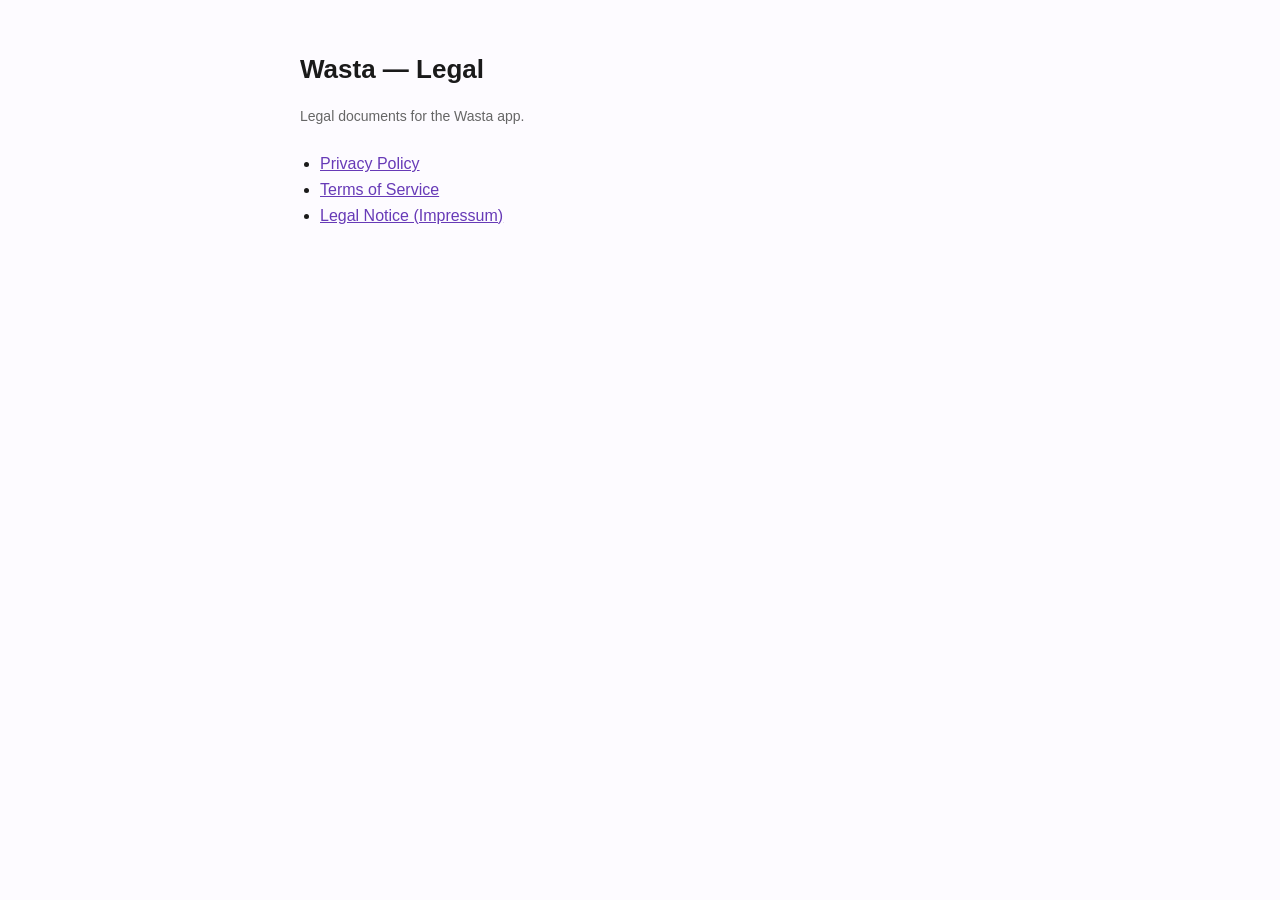
<file: index.html>
<!doctype html>
<html lang="en">
<head>
<meta charset="utf-8">
<meta name="viewport" content="width=device-width, initial-scale=1">
<title>Wasta — Legal</title>
<link rel="stylesheet" href="style.css">
</head>
<body>
<div class="wrap">
  <h1>Wasta — Legal</h1>
  <p class="updated">Legal documents for the Wasta app.</p>
  <ul>
    <li><a href="privacy-policy.html">Privacy Policy</a></li>
    <li><a href="terms-of-service.html">Terms of Service</a></li>
    <li><a href="impressum.html">Legal Notice (Impressum)</a></li>
  </ul>
</div>
</body>
</html>
</file>
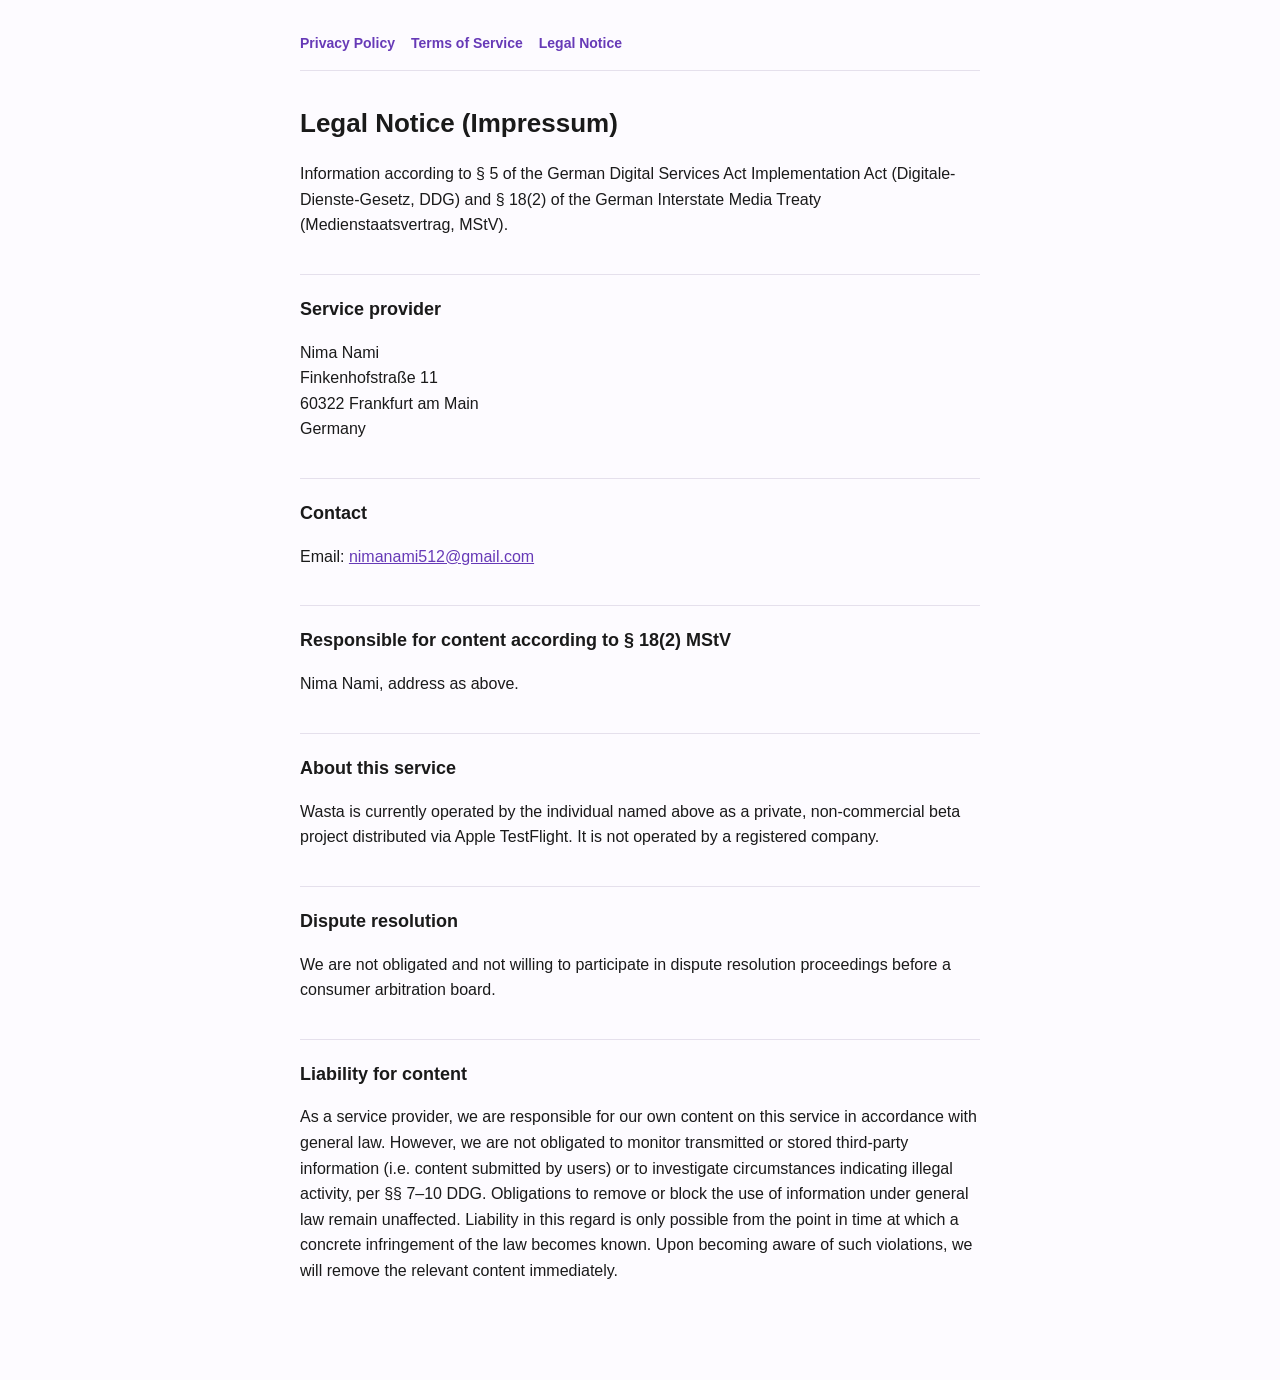
<file: impressum.html>
<!doctype html>
<html lang="en">
<head>
<meta charset="utf-8">
<meta name="viewport" content="width=device-width, initial-scale=1">
<title>Legal Notice (Impressum) — Wasta</title>
<link rel="stylesheet" href="style.css">
</head>
<body>
<div class="wrap">
  <nav>
    <a href="privacy-policy.html">Privacy Policy</a>
    <a href="terms-of-service.html">Terms of Service</a>
    <a href="impressum.html">Legal Notice</a>
  </nav>

  <h1>Legal Notice (Impressum)</h1>
  <p>Information according to § 5 of the German Digital Services Act
  Implementation Act (Digitale-Dienste-Gesetz, DDG) and § 18(2) of the
  German Interstate Media Treaty (Medienstaatsvertrag, MStV).</p>

  <h2>Service provider</h2>
  <p>
    Nima Nami<br>
    Finkenhofstraße 11<br>
    60322 Frankfurt am Main<br>
    Germany
  </p>

  <h2>Contact</h2>
  <p>Email: <a href="mailto:nimanami512@gmail.com">nimanami512@gmail.com</a></p>

  <h2>Responsible for content according to § 18(2) MStV</h2>
  <p>Nima Nami, address as above.</p>

  <h2>About this service</h2>
  <p>Wasta is currently operated by the individual named above as a
  private, non-commercial beta project distributed via Apple TestFlight.
  It is not operated by a registered company.</p>

  <h2>Dispute resolution</h2>
  <p>We are not obligated and not willing to participate in dispute
  resolution proceedings before a consumer arbitration board.</p>

  <h2>Liability for content</h2>
  <p>As a service provider, we are responsible for our own content on
  this service in accordance with general law. However, we are not
  obligated to monitor transmitted or stored third-party information
  (i.e. content submitted by users) or to investigate circumstances
  indicating illegal activity, per §§ 7–10 DDG. Obligations to remove
  or block the use of information under general law remain unaffected.
  Liability in this regard is only possible from the point in time at
  which a concrete infringement of the law becomes known. Upon
  becoming aware of such violations, we will remove the relevant
  content immediately.</p>
</div>
</body>
</html>
</file>
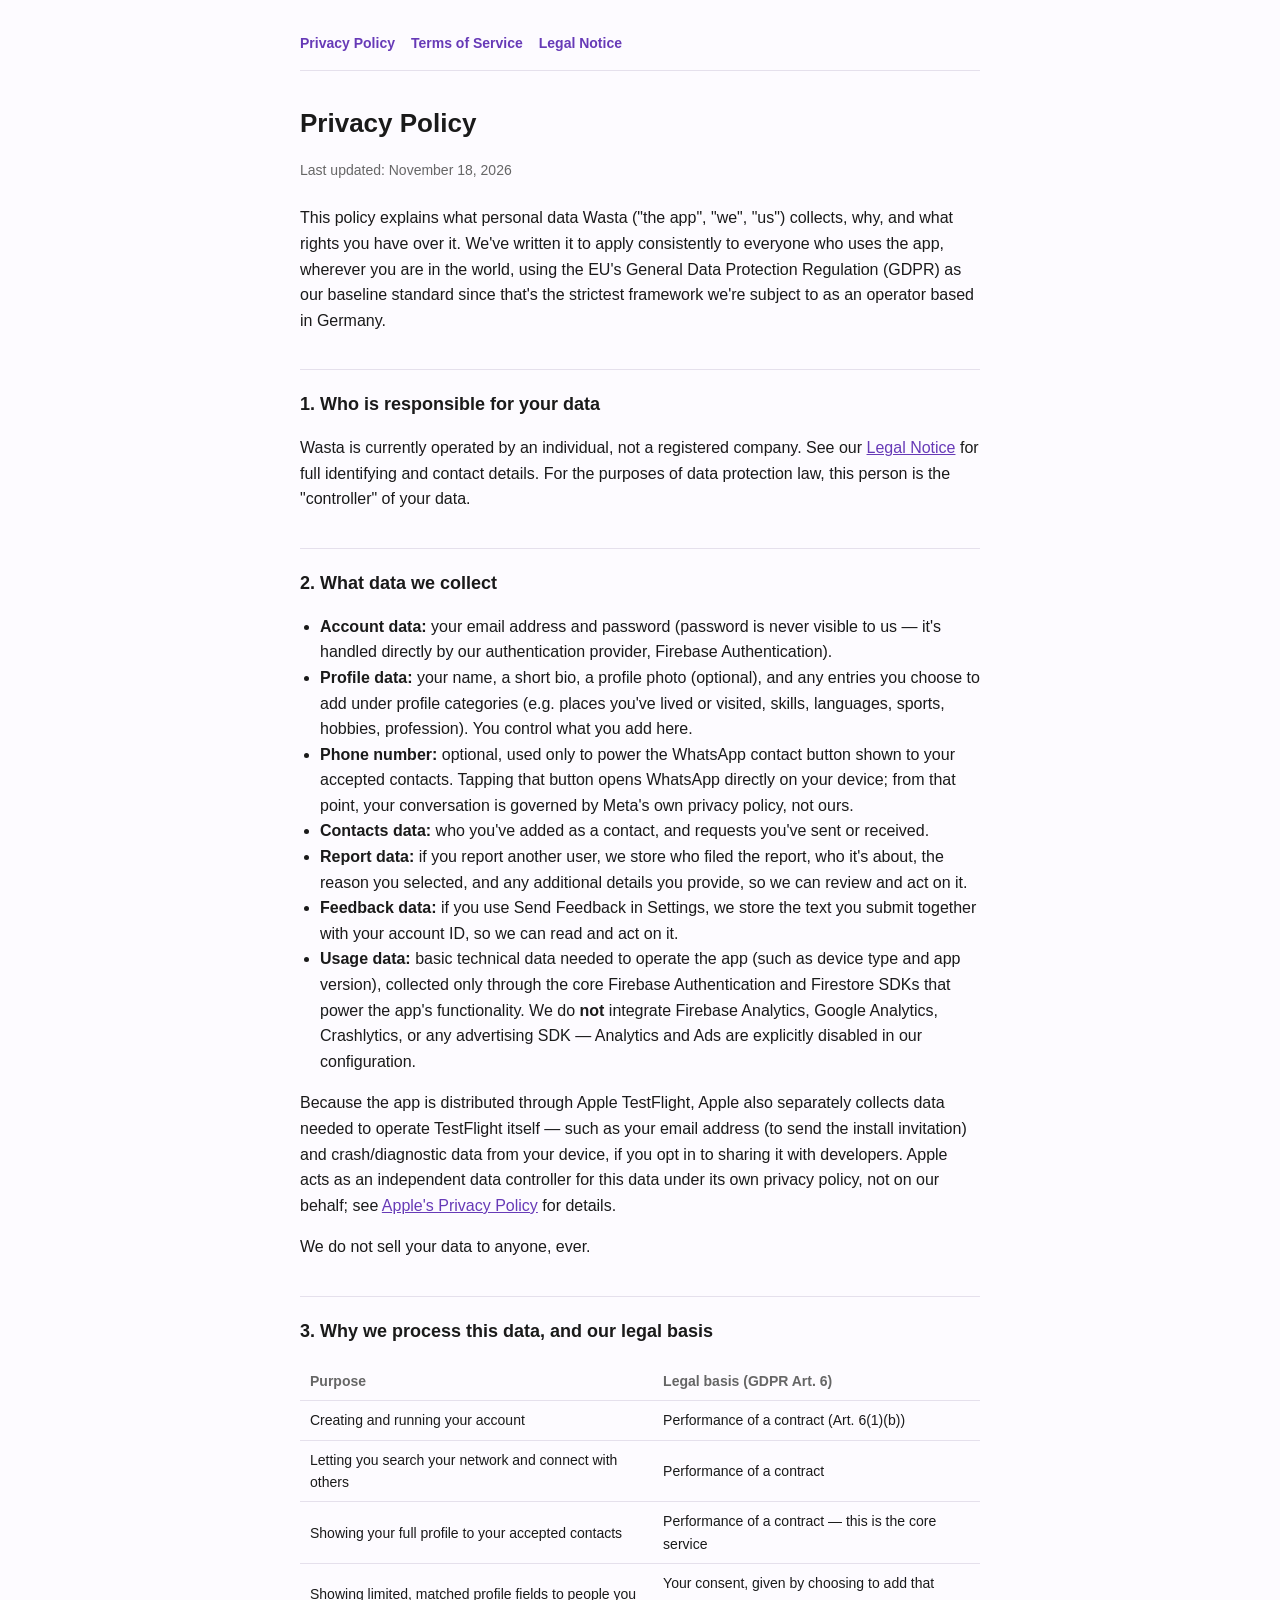
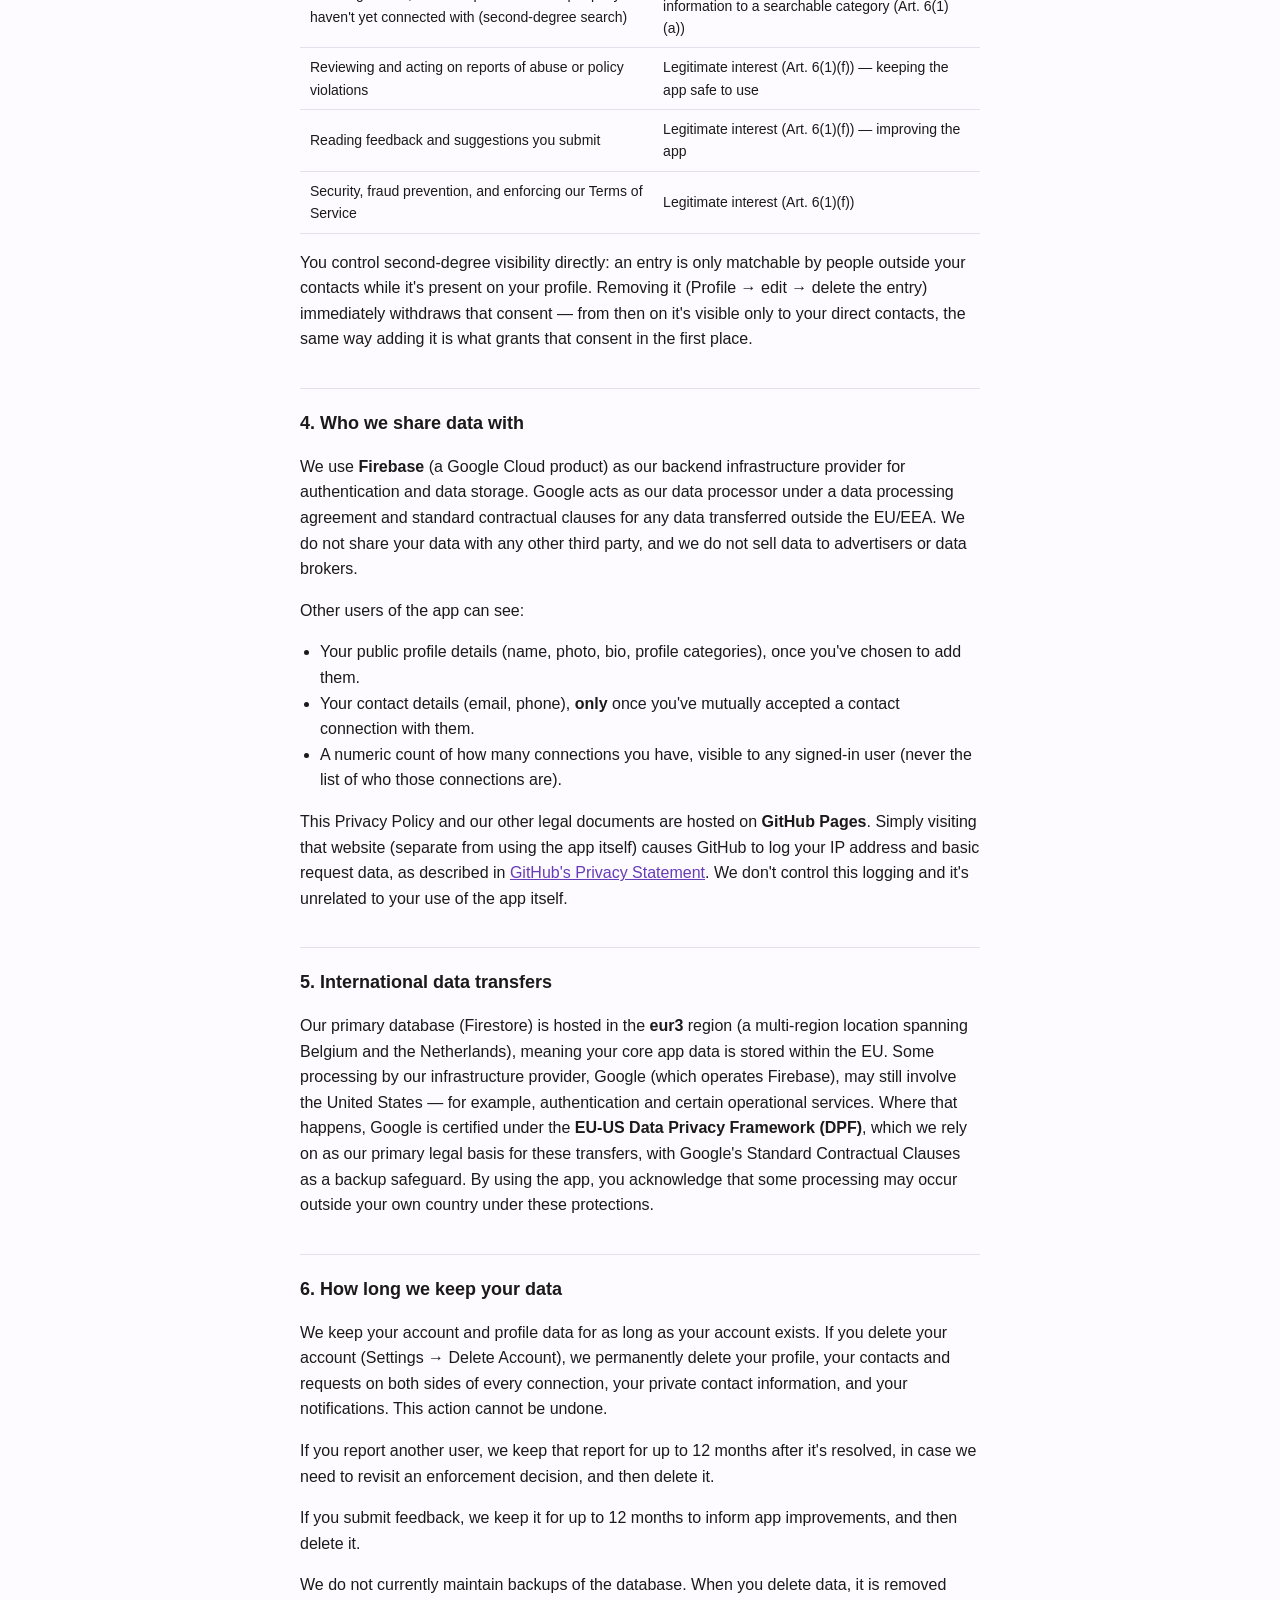
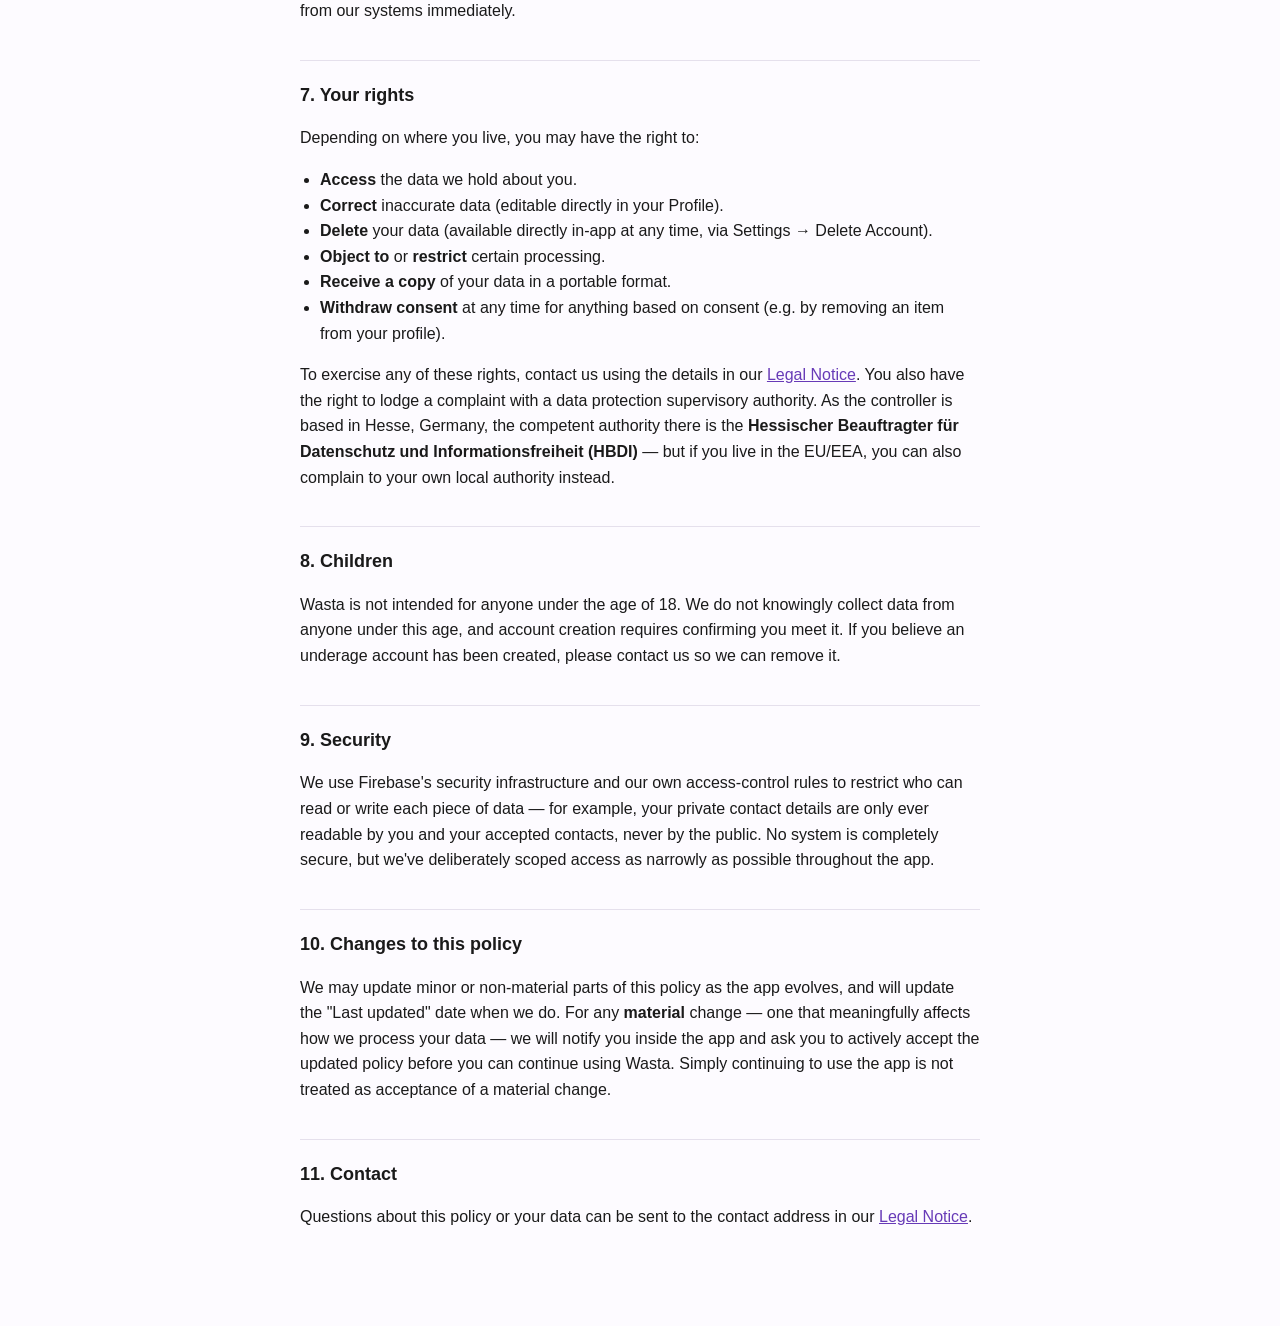
<file: privacy-policy.html>
<!doctype html>
<html lang="en">
<head>
<meta charset="utf-8">
<meta name="viewport" content="width=device-width, initial-scale=1">
<title>Privacy Policy — Wasta</title>
<link rel="stylesheet" href="style.css">
</head>
<body>
<div class="wrap">
  <nav>
    <a href="privacy-policy.html">Privacy Policy</a>
    <a href="terms-of-service.html">Terms of Service</a>
    <a href="impressum.html">Legal Notice</a>
  </nav>

  <h1>Privacy Policy</h1>
  <p class="updated">Last updated: November 18, 2026</p>

  <p>This policy explains what personal data Wasta ("the app", "we",
  "us") collects, why, and what rights you have over it. We've written
  it to apply consistently to everyone who uses the app, wherever you
  are in the world, using the EU's General Data Protection Regulation
  (GDPR) as our baseline standard since that's the strictest framework
  we're subject to as an operator based in Germany.</p>

  <h2>1. Who is responsible for your data</h2>
  <p>Wasta is currently operated by an individual, not a registered
  company. See our <a href="impressum.html">Legal Notice</a> for full
  identifying and contact details. For the purposes of data protection
  law, this person is the "controller" of your data.</p>

  <h2>2. What data we collect</h2>
  <ul>
    <li><strong>Account data:</strong> your email address and password
    (password is never visible to us — it's handled directly by our
    authentication provider, Firebase Authentication).</li>
    <li><strong>Profile data:</strong> your name, a short bio, a
    profile photo (optional), and any entries you choose to add under
    profile categories (e.g. places you've lived or visited, skills,
    languages, sports, hobbies, profession). You control what you add
    here.</li>
    <li><strong>Phone number:</strong> optional, used only to power
    the WhatsApp contact button shown to your accepted contacts.
    Tapping that button opens WhatsApp directly on your device; from
    that point, your conversation is governed by Meta's own privacy
    policy, not ours.</li>
    <li><strong>Contacts data:</strong> who you've added as a contact,
    and requests you've sent or received.</li>
    <li><strong>Report data:</strong> if you report another user, we
    store who filed the report, who it's about, the reason you
    selected, and any additional details you provide, so we can
    review and act on it.</li>
    <li><strong>Feedback data:</strong> if you use Send Feedback in
    Settings, we store the text you submit together with your account
    ID, so we can read and act on it.</li>
    <li><strong>Usage data:</strong> basic technical data needed to
    operate the app (such as device type and app version), collected
    only through the core Firebase Authentication and Firestore SDKs
    that power the app's functionality. We do <strong>not</strong>
    integrate Firebase Analytics, Google Analytics, Crashlytics, or any
    advertising SDK — Analytics and Ads are explicitly disabled in our
    configuration.</li>
  </ul>
  <p>Because the app is distributed through Apple TestFlight, Apple
  also separately collects data needed to operate TestFlight itself —
  such as your email address (to send the install invitation) and
  crash/diagnostic data from your device, if you opt in to sharing it
  with developers. Apple acts as an independent data controller for
  this data under its own privacy policy, not on our behalf; see
  <a href="https://www.apple.com/legal/privacy/">Apple's Privacy
  Policy</a> for details.</p>
  <p>We do not sell your data to anyone, ever.</p>

  <h2>3. Why we process this data, and our legal basis</h2>
  <table>
    <tr><th>Purpose</th><th>Legal basis (GDPR Art. 6)</th></tr>
    <tr><td>Creating and running your account</td><td>Performance of a contract (Art. 6(1)(b))</td></tr>
    <tr><td>Letting you search your network and connect with others</td><td>Performance of a contract</td></tr>
    <tr><td>Showing your full profile to your accepted contacts</td><td>Performance of a contract — this is the core service</td></tr>
    <tr><td>Showing limited, matched profile fields to people you haven't yet connected with (second-degree search)</td><td>Your consent, given by choosing to add that information to a searchable category (Art. 6(1)(a))</td></tr>
    <tr><td>Reviewing and acting on reports of abuse or policy violations</td><td>Legitimate interest (Art. 6(1)(f)) — keeping the app safe to use</td></tr>
    <tr><td>Reading feedback and suggestions you submit</td><td>Legitimate interest (Art. 6(1)(f)) — improving the app</td></tr>
    <tr><td>Security, fraud prevention, and enforcing our Terms of Service</td><td>Legitimate interest (Art. 6(1)(f))</td></tr>
  </table>
  <p>You control second-degree visibility directly: an entry is only
  matchable by people outside your contacts while it's present on your
  profile. Removing it (Profile → edit → delete the entry) immediately
  withdraws that consent — from then on it's visible only to your
  direct contacts, the same way adding it is what grants that consent
  in the first place.</p>

  <h2>4. Who we share data with</h2>
  <p>We use <strong>Firebase</strong> (a Google Cloud product) as our
  backend infrastructure provider for authentication and data storage.
  Google acts as our data processor under a data processing agreement
  and standard contractual clauses for any data transferred outside
  the EU/EEA. We do not share your data with any other third party,
  and we do not sell data to advertisers or data brokers.</p>
  <p>Other users of the app can see:</p>
  <ul>
    <li>Your public profile details (name, photo, bio, profile
    categories), once you've chosen to add them.</li>
    <li>Your contact details (email, phone), <strong>only</strong>
    once you've mutually accepted a contact connection with them.</li>
    <li>A numeric count of how many connections you have, visible to
    any signed-in user (never the list of who those connections
    are).</li>
  </ul>
  <p>This Privacy Policy and our other legal documents are hosted on
  <strong>GitHub Pages</strong>. Simply visiting that website (separate
  from using the app itself) causes GitHub to log your IP address and
  basic request data, as described in
  <a href="https://docs.github.com/en/site-policy/privacy-policies/github-general-privacy-statement">GitHub's
  Privacy Statement</a>. We don't control this logging and it's
  unrelated to your use of the app itself.</p>

  <h2>5. International data transfers</h2>
  <p>Our primary database (Firestore) is hosted in the
  <strong>eur3</strong> region (a multi-region location spanning
  Belgium and the Netherlands), meaning your core app data is stored
  within the EU. Some processing by our infrastructure
  provider, Google (which operates Firebase), may still involve the
  United States — for example, authentication and certain operational
  services. Where that happens, Google is certified under the
  <strong>EU-US Data Privacy Framework (DPF)</strong>, which we rely on
  as our primary legal basis for these transfers, with Google's
  Standard Contractual Clauses as a backup safeguard. By using the app,
  you acknowledge that some processing may occur outside your own
  country under these protections.</p>

  <h2>6. How long we keep your data</h2>
  <p>We keep your account and profile data for as long as your account
  exists. If you delete your account (Settings → Delete Account), we
  permanently delete your profile, your contacts and requests on both
  sides of every connection, your private contact information, and
  your notifications. This action cannot be undone.</p>
  <p>If you report another user, we keep that report for up to 12
  months after it's resolved, in case we need to revisit an
  enforcement decision, and then delete it.</p>
  <p>If you submit feedback, we keep it for up to 12 months to inform
  app improvements, and then delete it.</p>
  <p>We do not currently maintain backups of the database. When you
  delete data, it is removed from our systems immediately.</p>

  <h2>7. Your rights</h2>
  <p>Depending on where you live, you may have the right to:</p>
  <ul>
    <li><strong>Access</strong> the data we hold about you.</li>
    <li><strong>Correct</strong> inaccurate data (editable directly in
    your Profile).</li>
    <li><strong>Delete</strong> your data (available directly in-app
    at any time, via Settings → Delete Account).</li>
    <li><strong>Object to</strong> or <strong>restrict</strong>
    certain processing.</li>
    <li><strong>Receive a copy</strong> of your data in a portable
    format.</li>
    <li><strong>Withdraw consent</strong> at any time for anything
    based on consent (e.g. by removing an item from your profile).</li>
  </ul>
  <p>To exercise any of these rights, contact us using the details in
  our <a href="impressum.html">Legal Notice</a>. You also have the
  right to lodge a complaint with a data protection supervisory
  authority. As the controller is based in Hesse, Germany, the
  competent authority there is the <strong>Hessischer Beauftragter für
  Datenschutz und Informationsfreiheit (HBDI)</strong> — but if you
  live in the EU/EEA, you can also complain to your own local authority
  instead.</p>

  <h2>8. Children</h2>
  <p>Wasta is not intended for anyone under the age of 18. We do not
  knowingly collect data from anyone under this age, and account
  creation requires confirming you meet it. If you believe an underage
  account has been created, please contact us so we can remove it.</p>

  <h2>9. Security</h2>
  <p>We use Firebase's security infrastructure and our own
  access-control rules to restrict who can read or write each piece of
  data — for example, your private contact details are only ever
  readable by you and your accepted contacts, never by the public. No
  system is completely secure, but we've deliberately scoped access as
  narrowly as possible throughout the app.</p>

  <h2>10. Changes to this policy</h2>
  <p>We may update minor or non-material parts of this policy as the
  app evolves, and will update the "Last updated" date when we do. For
  any <strong>material</strong> change — one that meaningfully affects
  how we process your data — we will notify you inside the app and ask
  you to actively accept the updated policy before you can continue
  using Wasta. Simply continuing to use the app is not treated as
  acceptance of a material change.</p>

  <h2>11. Contact</h2>
  <p>Questions about this policy or your data can be sent to the
  contact address in our <a href="impressum.html">Legal Notice</a>.</p>
</div>
</body>
</html>
</file>
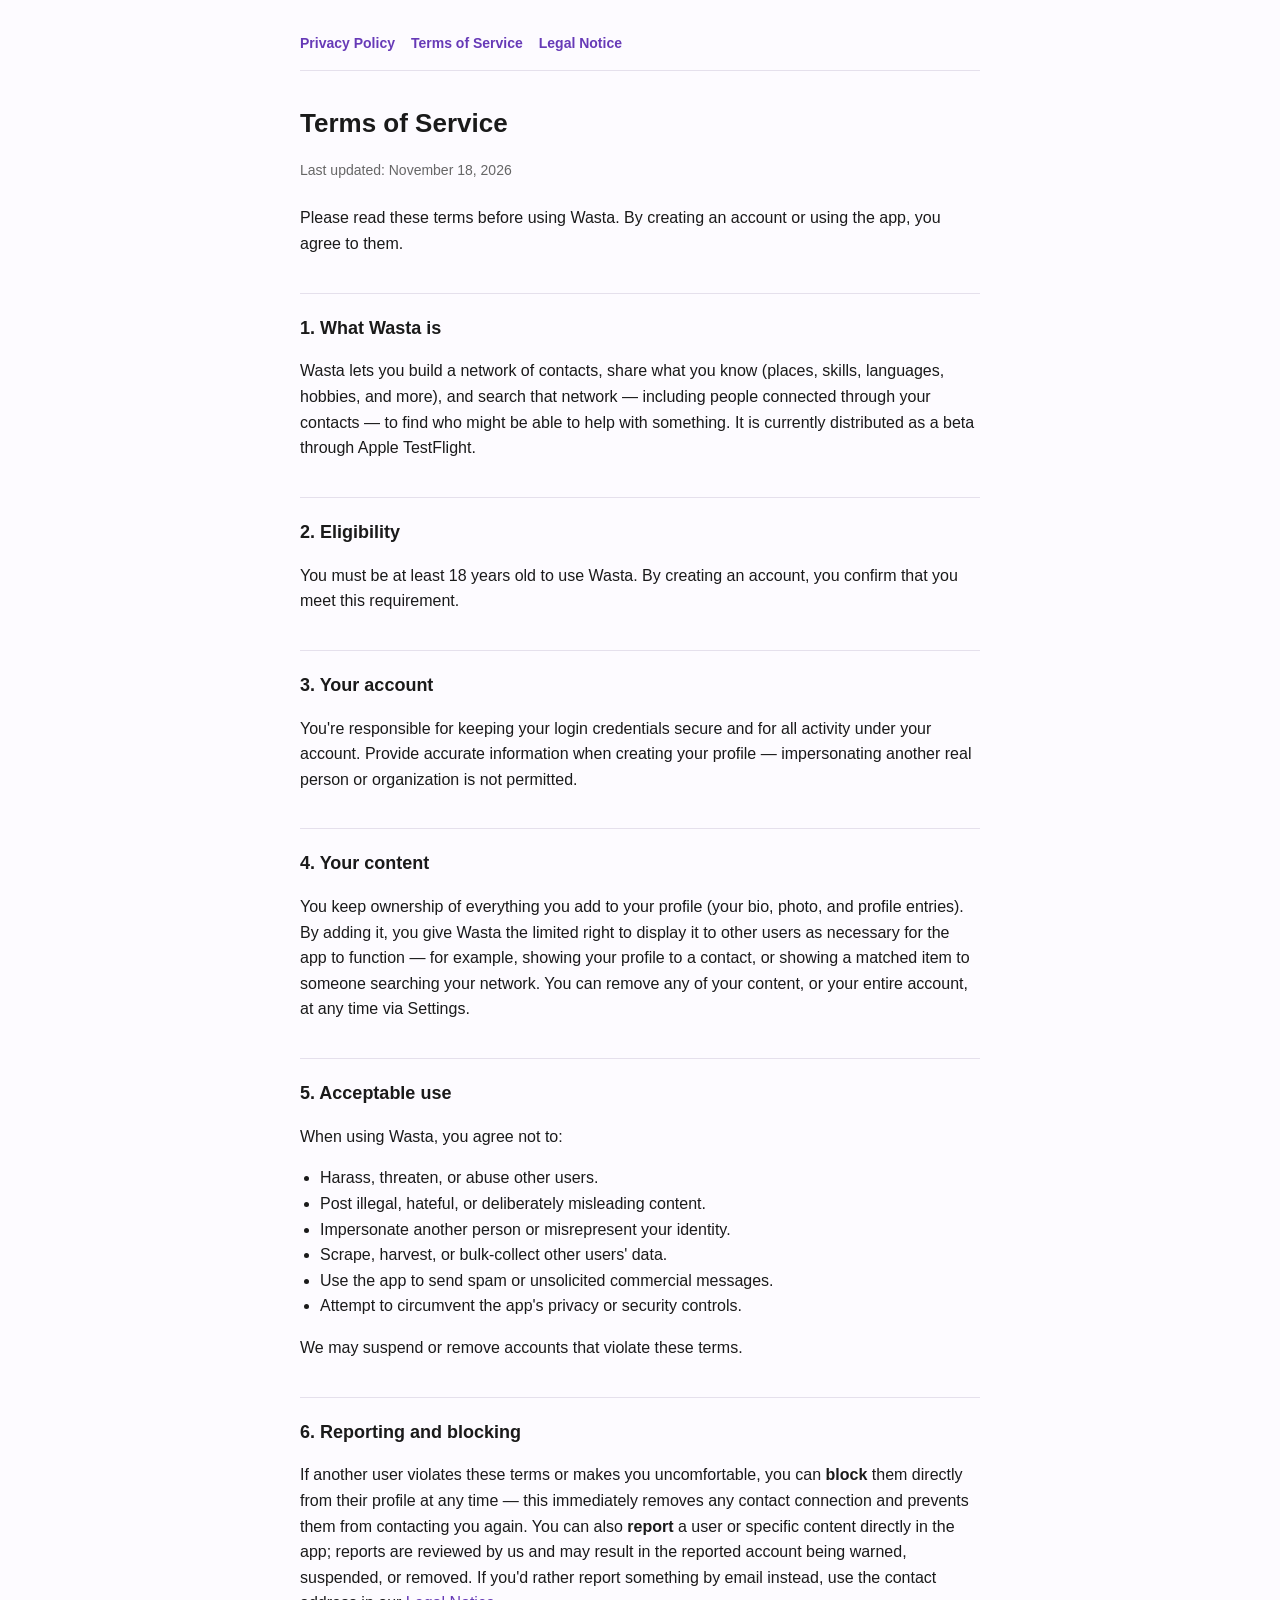
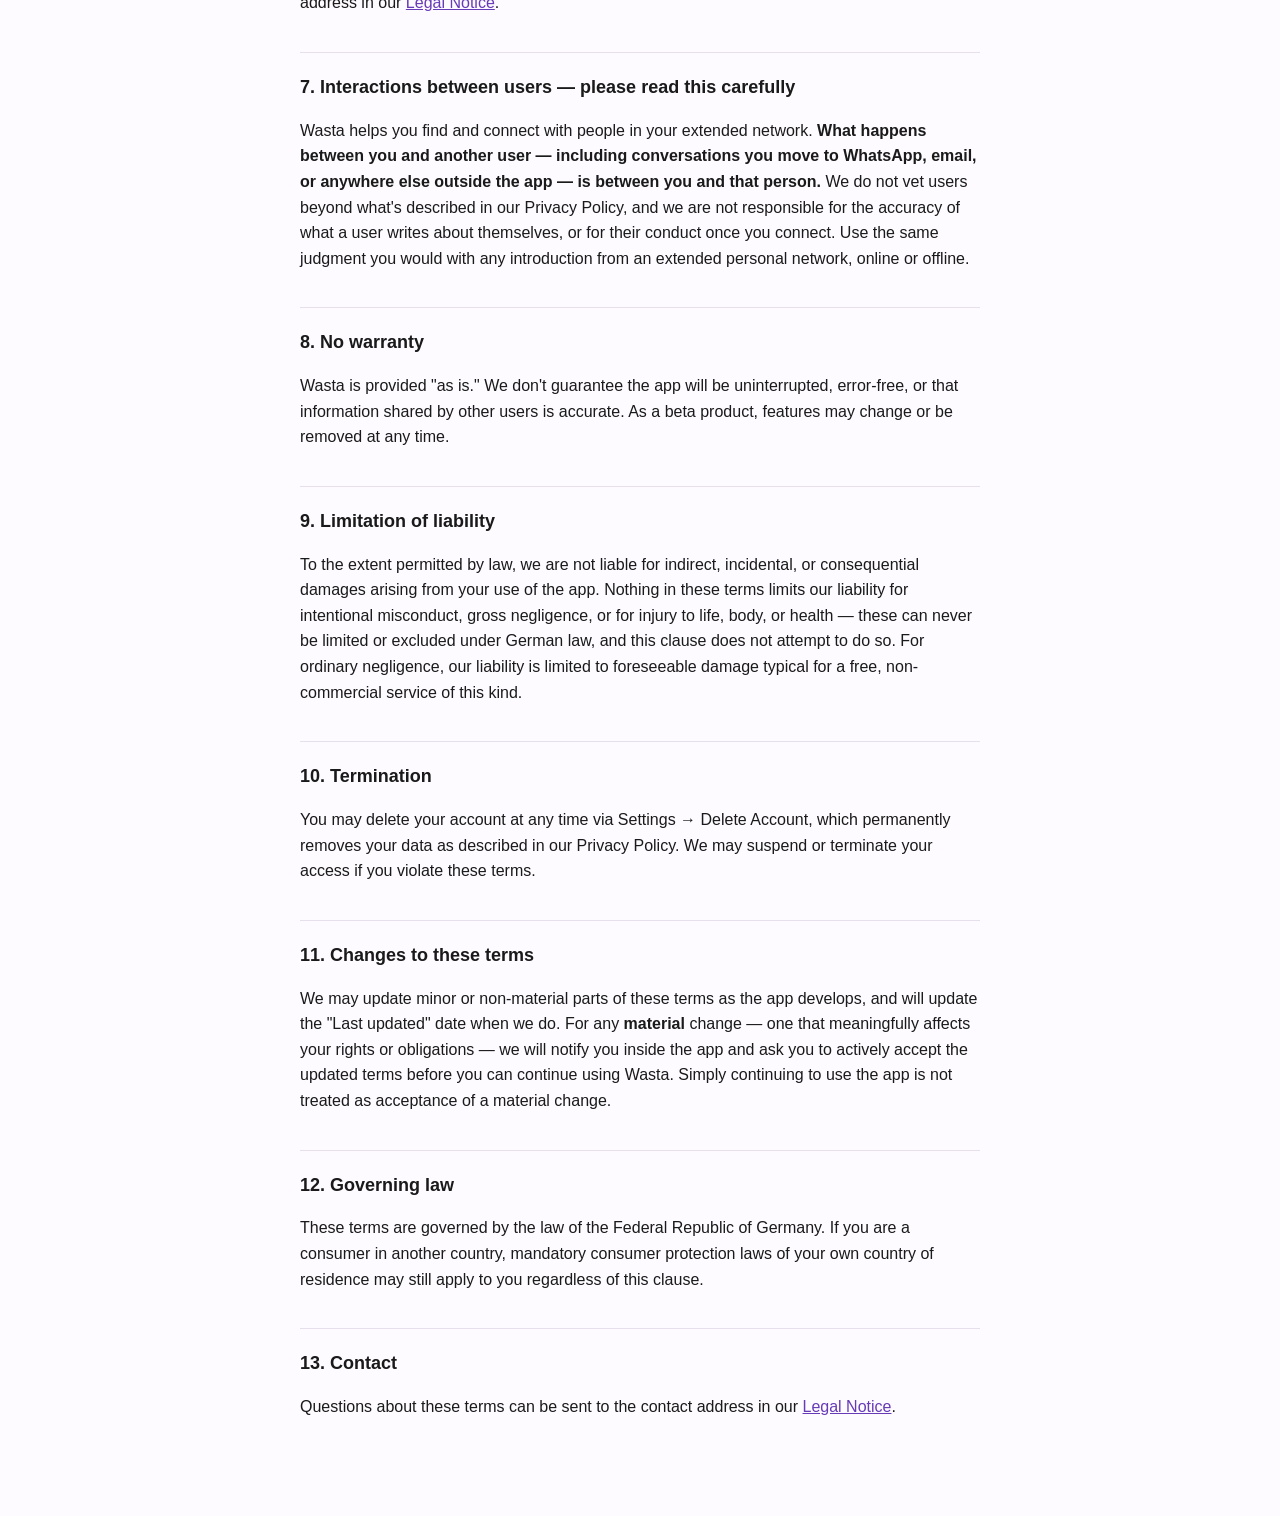
<file: terms-of-service.html>
<!doctype html>
<html lang="en">
<head>
<meta charset="utf-8">
<meta name="viewport" content="width=device-width, initial-scale=1">
<title>Terms of Service — Wasta</title>
<link rel="stylesheet" href="style.css">
</head>
<body>
<div class="wrap">
  <nav>
    <a href="privacy-policy.html">Privacy Policy</a>
    <a href="terms-of-service.html">Terms of Service</a>
    <a href="impressum.html">Legal Notice</a>
  </nav>

  <h1>Terms of Service</h1>
  <p class="updated">Last updated: November 18, 2026</p>

  <p>Please read these terms before using Wasta. By creating an
  account or using the app, you agree to them.</p>

  <h2>1. What Wasta is</h2>
  <p>Wasta lets you build a network of contacts, share what you know
  (places, skills, languages, hobbies, and more), and search that
  network — including people connected through your contacts — to
  find who might be able to help with something. It is currently
  distributed as a beta through Apple TestFlight.</p>

  <h2>2. Eligibility</h2>
  <p>You must be at least 18 years old to use Wasta. By creating an
  account, you confirm that you meet this requirement.</p>

  <h2>3. Your account</h2>
  <p>You're responsible for keeping your login credentials secure and
  for all activity under your account. Provide accurate information
  when creating your profile — impersonating another real person or
  organization is not permitted.</p>

  <h2>4. Your content</h2>
  <p>You keep ownership of everything you add to your profile (your
  bio, photo, and profile entries). By adding it, you give Wasta the
  limited right to display it to other users as necessary for the app
  to function — for example, showing your profile to a contact, or
  showing a matched item to someone searching your network. You can
  remove any of your content, or your entire account, at any time via
  Settings.</p>

  <h2>5. Acceptable use</h2>
  <p>When using Wasta, you agree not to:</p>
  <ul>
    <li>Harass, threaten, or abuse other users.</li>
    <li>Post illegal, hateful, or deliberately misleading content.</li>
    <li>Impersonate another person or misrepresent your identity.</li>
    <li>Scrape, harvest, or bulk-collect other users' data.</li>
    <li>Use the app to send spam or unsolicited commercial messages.</li>
    <li>Attempt to circumvent the app's privacy or security
    controls.</li>
  </ul>
  <p>We may suspend or remove accounts that violate these terms.</p>

  <h2>6. Reporting and blocking</h2>
  <p>If another user violates these terms or makes you uncomfortable,
  you can <strong>block</strong> them directly from their profile at
  any time — this immediately removes any contact connection and
  prevents them from contacting you again. You can also
  <strong>report</strong> a user or specific content directly in the
  app; reports are reviewed by us and may result in the reported
  account being warned, suspended, or removed. If you'd rather report
  something by email instead, use the contact address in our
  <a href="impressum.html">Legal Notice</a>.</p>

  <h2>7. Interactions between users — please read this carefully</h2>
  <p>Wasta helps you find and connect with people in your extended
  network. <strong>What happens between you and another user —
  including conversations you move to WhatsApp, email, or anywhere
  else outside the app — is between you and that person.</strong> We
  do not vet users beyond what's described in our Privacy Policy, and
  we are not responsible for the accuracy of what a user writes about
  themselves, or for their conduct once you connect. Use the same
  judgment you would with any introduction from an extended personal
  network, online or offline.</p>

  <h2>8. No warranty</h2>
  <p>Wasta is provided "as is." We don't guarantee the app will be
  uninterrupted, error-free, or that information shared by other users
  is accurate. As a beta product, features may change or be removed at
  any time.</p>

  <h2>9. Limitation of liability</h2>
  <p>To the extent permitted by law, we are not liable for indirect,
  incidental, or consequential damages arising from your use of the
  app. Nothing in these terms limits our liability for intentional
  misconduct, gross negligence, or for injury to life, body, or health
  — these can never be limited or excluded under German law, and this
  clause does not attempt to do so. For ordinary negligence, our
  liability is limited to foreseeable damage typical for a free,
  non-commercial service of this kind.</p>

  <h2>10. Termination</h2>
  <p>You may delete your account at any time via Settings → Delete
  Account, which permanently removes your data as described in our
  Privacy Policy. We may suspend or terminate your access if you
  violate these terms.</p>

  <h2>11. Changes to these terms</h2>
  <p>We may update minor or non-material parts of these terms as the
  app develops, and will update the "Last updated" date when we do.
  For any <strong>material</strong> change — one that meaningfully
  affects your rights or obligations — we will notify you inside the
  app and ask you to actively accept the updated terms before you can
  continue using Wasta. Simply continuing to use the app is not
  treated as acceptance of a material change.</p>

  <h2>12. Governing law</h2>
  <p>These terms are governed by the law of the Federal Republic of
  Germany. If you are a consumer in another country, mandatory
  consumer protection laws of your own country of residence may still
  apply to you regardless of this clause.</p>

  <h2>13. Contact</h2>
  <p>Questions about these terms can be sent to the contact address in
  our <a href="impressum.html">Legal Notice</a>.</p>
</div>
</body>
</html>
</file>
<file: style.css>
:root {
  color-scheme: light dark;
  --purple: #673ab7;
  --text: #1a1a1a;
  --muted: #666;
  --bg: #fdfbff;
  --border: #e5e0ec;
}
@media (prefers-color-scheme: dark) {
  :root {
    --text: #eee;
    --muted: #aaa;
    --bg: #17151a;
    --border: #332d3d;
  }
}
* { box-sizing: border-box; }
body {
  margin: 0;
  background: var(--bg);
  color: var(--text);
  font-family: -apple-system, BlinkMacSystemFont, "Segoe UI", Roboto, sans-serif;
  line-height: 1.6;
}
.wrap {
  max-width: 720px;
  margin: 0 auto;
  padding: 32px 20px 80px;
}
nav {
  display: flex;
  gap: 16px;
  flex-wrap: wrap;
  margin-bottom: 32px;
  padding-bottom: 16px;
  border-bottom: 1px solid var(--border);
}
nav a {
  color: var(--purple);
  text-decoration: none;
  font-size: 14px;
  font-weight: 600;
}
nav a:hover { text-decoration: underline; }
h1 { font-size: 26px; margin-bottom: 4px; }
h2 { font-size: 18px; margin-top: 36px; border-top: 1px solid var(--border); padding-top: 20px; }
.updated { color: var(--muted); font-size: 14px; margin-bottom: 24px; }
table { width: 100%; border-collapse: collapse; margin: 16px 0; font-size: 14px; }
th, td { text-align: left; padding: 8px 10px; border-bottom: 1px solid var(--border); }
th { color: var(--muted); font-weight: 600; }
a { color: var(--purple); }
ul { padding-left: 20px; }
</file>
